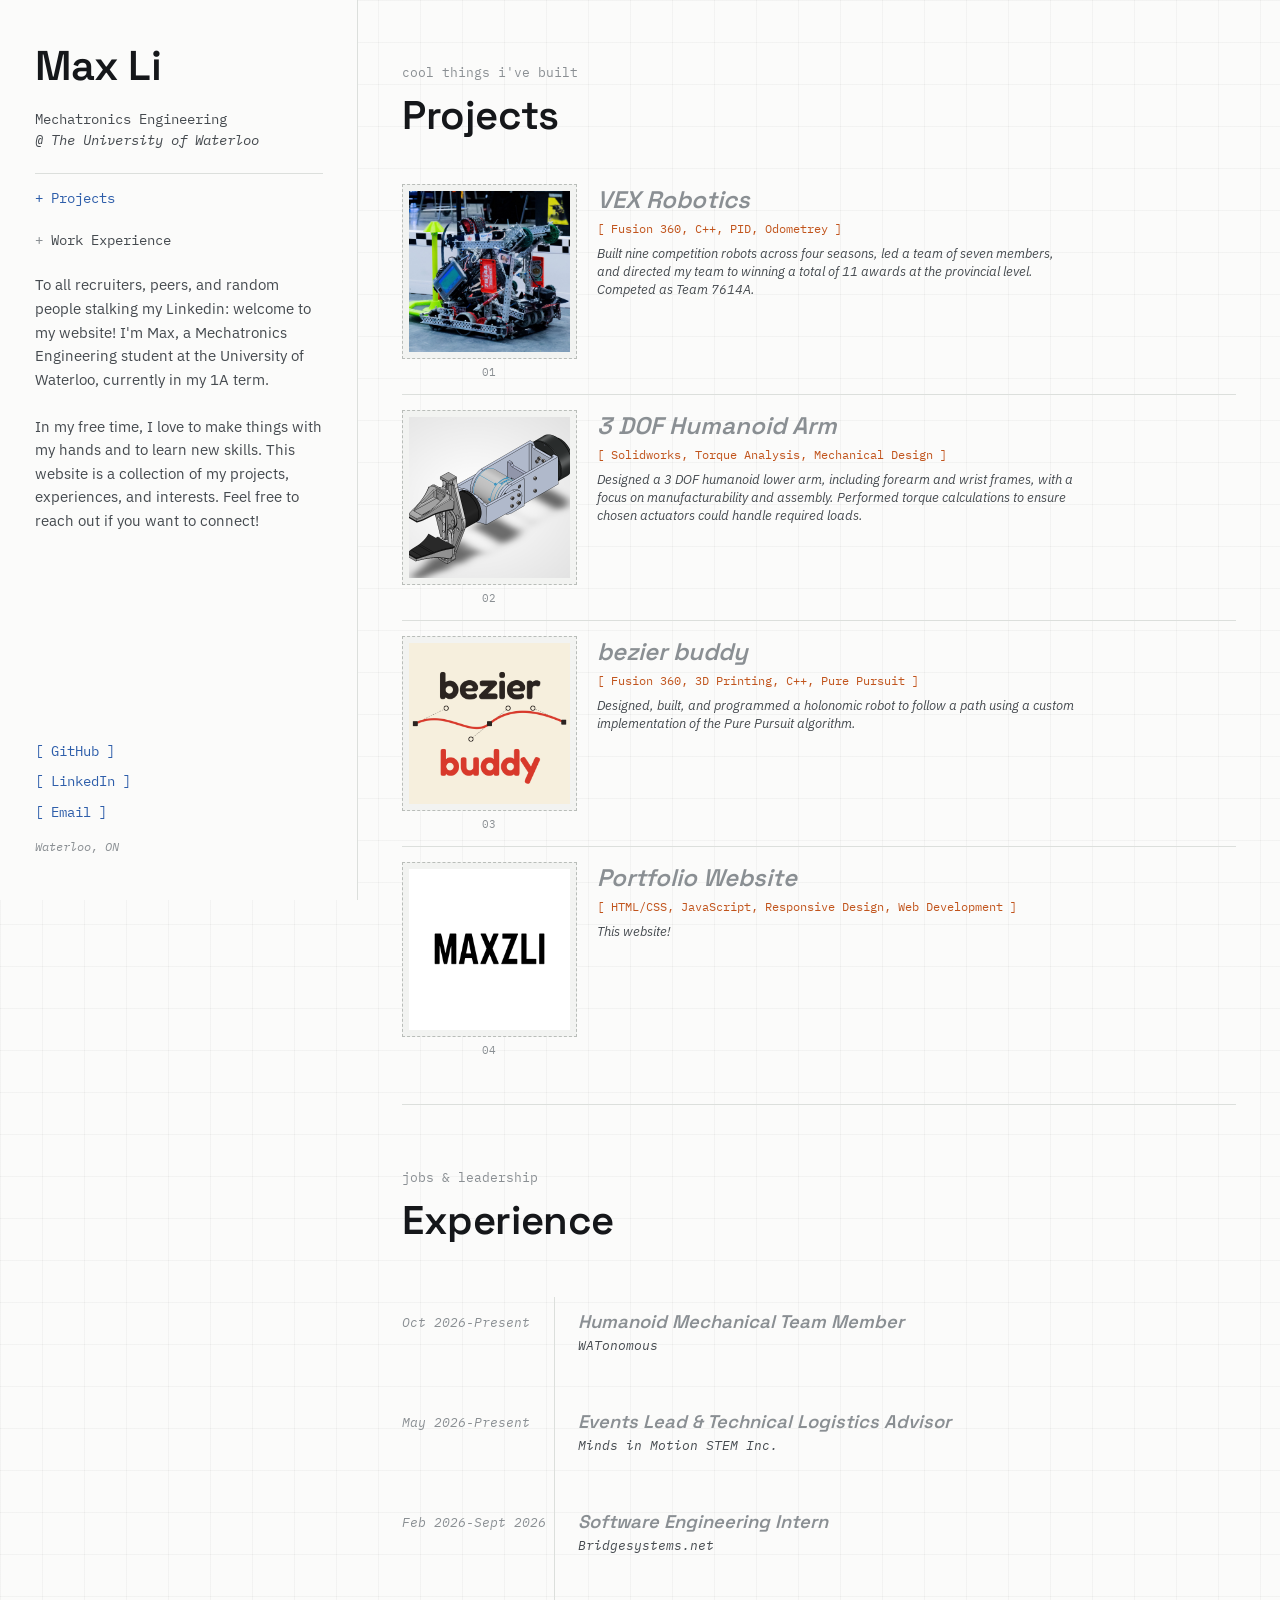
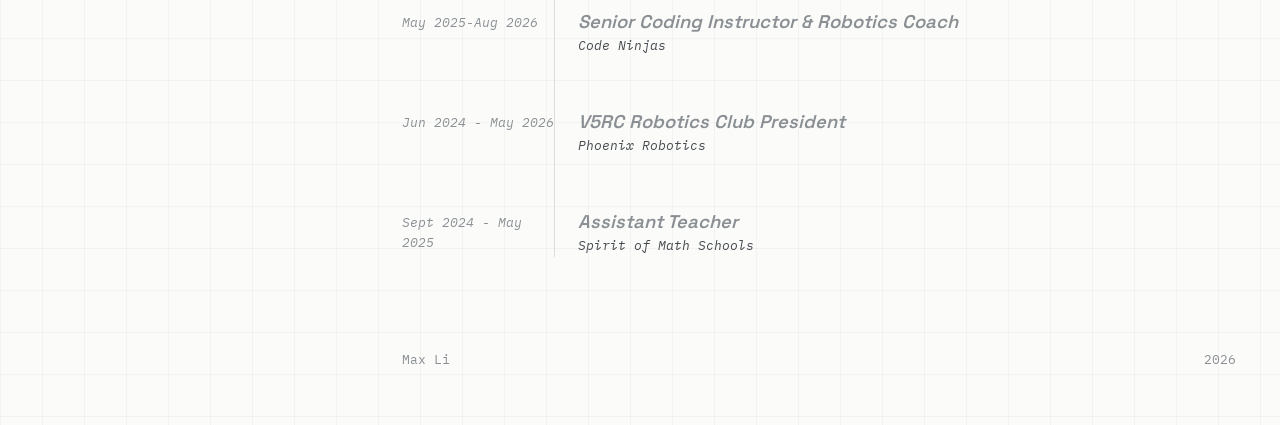
<file: index.html>
<!DOCTYPE html>
<html lang="en">
<head>
<meta charset="UTF-8">
<meta name="viewport" content="width=device-width, initial-scale=1">
<title>Max Li - Portfolio</title>
<meta name="description" content="Max Li - Mechatronics Engineering, University of Waterloo.">
<link rel="stylesheet" href="styles.css">
</head>
<body>
  <div class="layout">
    <!-- ============================= SIDEBAR ============================= -->
    <aside class="sidebar">
      <div class="sidebar-inner">

        <div class="sidebar-top">
          <h1 class="name">Max Li</h1>
          <p class="role">Mechatronics Engineering <br> <i>@ The University of Waterloo</i></p>

          <nav class="side-nav">
            <a href="#projects" data-target="projects">Projects</a>
            <a href="#experience" data-target="experience">Work Experience</a>
            <!-- <a href="#gallery" data-target="gallery">Gallery</a> -->
          </nav>

          <p class="about">
            To all recruiters, peers, and random people stalking my Linkedin: welcome to my website! I'm Max, a Mechatronics Engineering student at the University of Waterloo, currently in my 1A term.<br><br>In my free time, I love to make things with my hands and to learn new skills. This website is a collection of my projects, experiences, and interests. Feel free to reach out if you want to connect!
          </p>
        </div>

        <div class="sidebar-bottom">
          <div class="contact-list">
            <a class="tech-link" target="_blank" href="https://github.com/maxzli08" data-link="github.com/maxzli08">[ GitHub ]</a>
            <a class="tech-link" target="_blank" href="https://www.linkedin.com/in/maxizli/" data-link="linkedin.com/in/maxizli">[ LinkedIn ]</a> 
            <!-- <a class="tech-link" target="_blank" href="#">[ Resume ]</a> -->
            <a class="tech-link" target="_blank" href="mailto:maxi.zli640@gmail.com" data-link="maxi.zli640@gmail.com">[ Email ]</a> 
          </div>
          <p class="misc placeholder">Waterloo, ON</p>
        </div>

      </div>
    </aside>

    <!-- ============================= CONTENT ============================= -->
    <main class="content">

      <!-- ---------- Projects ---------- -->
      <section id="projects" class="content-section">
        <p class="section-eyebrow" data-reveal style="--i:0">cool things i've built</p>
        <h2 data-reveal style="--i:1">Projects</h2>
        <div class="home-projects" id="home-projects"></div>
      </section>
      <div id = "modal-content"></div>

      <!-- ---------- Work Experience ---------- -->
      <section id="experience" class="content-section">
        <p class="section-eyebrow" data-reveal style="--i:0">jobs & leadership</p>
        <h2 data-reveal style="--i:1">Experience</h2>

        <div class="timeline" id="work-experience-timeline"></div>
      </section>

      <footer class="site-footer">
        <span>Max Li</span>
        <span>2026</span>
      </footer>

    </main>
  </div>

  <!-- ============================= MODAL ============================= -->
  <div class="drawer-backdrop" id="drawer-backdrop"></div>
  <aside class="project-drawer" id="project-drawer" role="dialog" aria-modal="true" aria-hidden="true">
    <button class="modal-close" type="button" >✕</button>
    <div class="modal-content"></div>
  </aside>

  <!-- ============================= LIGHTBOX ============================= -->
  <dialog id="lightbox" class="lightbox" aria-label="Image viewer">
    <button class="modal-close lightbox-close" type="button" aria-label="Close image">✕</button>
    <button class="lightbox-nav prev" type="button" aria-label="Previous image" hidden>‹</button>
    <div class="lightbox-stage">
      <img class="lightbox-img" alt="">
      <p class="lightbox-caption" hidden></p>
    </div>
    <button class="lightbox-nav next" type="button" aria-label="Next image" hidden>›</button>
  </dialog>

  <script type="module"src="./scripts/content.js" ></script>
</body>
</html>
</file>
<file: styles.css>
@import url('https://fonts.googleapis.com/css2?family=Space+Grotesk:wght@500;600;700&family=IBM+Plex+Sans:wght@400;500&family=IBM+Plex+Mono:wght@400;500&display=swap');

:root {
  --bg: #fbfbfa;
  --bg-alt: #f2f3f1;
  --ink: #15171a;
  --ink-soft: #454a4f;
  --muted: #8a8f93;
  --line: #dcdfdc;
  --line-strong: #b9bdb9;
  --accent: #2e5eaa;
  --accent-warm: #c1541c;
  --sans: 'IBM Plex Sans', -apple-system, BlinkMacSystemFont, 'Segoe UI', sans-serif;
  --display: 'Space Grotesk', var(--sans);
  --mono: 'IBM Plex Mono', 'SFMono-Regular', Consolas, monospace;
  --sidebar-w: clamp(260px, 28vw, 380px);
  --edge: clamp(20px, 3.4vw, 56px);
}

* { box-sizing: border-box; }

html { scroll-behavior: smooth; }

@media (prefers-reduced-motion: reduce) {
  html { scroll-behavior: auto; }
  * { animation-duration: 0.001ms !important; transition-duration: 0.001ms !important; }
}

body {
  margin: 0;
  background-color: var(--bg);
  background-image:
    linear-gradient(to right, rgba(21, 23, 26, 0.035) 1px, transparent 1px),
    linear-gradient(to bottom, rgba(21, 23, 26, 0.035) 1px, transparent 1px);
  background-size: 42px 42px;
  color: var(--ink);
  font-family: var(--sans);
  font-size: 16px;
  line-height: 1.6;
  -webkit-font-smoothing: antialiased;
}

body.modal-open, body.lightbox-open { overflow: hidden; }

a { color: var(--ink); text-decoration: none; }
button { font-family: inherit; }

::selection { background: var(--accent); color: #fff; }

:focus-visible { outline: 2px solid var(--accent); outline-offset: 3px; }

/* -------------------------------------------------------------------------
   Fiducial marks
   ------------------------------------------------------------------------- */
.fiducial {
  position: fixed;
  width: 18px;
  height: 18px;
  pointer-events: none;
  z-index: 60;
  opacity: 0.55;
}
.fiducial::before, .fiducial::after { content: ""; position: absolute; background: var(--line-strong); }
.fiducial::before { width: 100%; height: 1px; top: 50%; left: 0; }
.fiducial::after   { width: 1px; height: 100%; left: 50%; top: 0; }
.fiducial.tl { top: 14px; left: 14px; }
.fiducial.tr { top: 14px; right: 14px; }
.fiducial.bl { bottom: 14px; left: 14px; }
.fiducial.br { bottom: 14px; right: 14px; }
@media (max-width: 860px) { .fiducial { display: none; } }

/* -------------------------------------------------------------------------
   Layout shell
   ------------------------------------------------------------------------- */
.layout {
  display: flex;
  align-items: flex-start;
  min-height: 100vh;
}

@media (max-width: 860px) {
  .layout { flex-direction: column; }
}

/* -------------------------------------------------------------------------
   Sidebar — fixed, ~30% on desktop; flows at the top on mobile
   ------------------------------------------------------------------------- */
.sidebar {
  position: fixed;
  top: 0;
  left: 0;
  width: var(--sidebar-w);
  height: 100vh;
  background: var(--bg);
  border-right: 1px solid var(--line);
  padding: var(--edge) calc(var(--edge) * 0.8);
  display: flex;
  flex-direction: column;
  justify-content: space-between;
  overflow-y: auto;
  z-index: 10;
}
.sidebar::-webkit-scrollbar { width: 6px; } 
.sidebar::-webkit-scrollbar-track { background: transparent; }
.sidebar::-webkit-scrollbar-thumb { background: var(--line); border-radius: 3px; } 
.sidebar:hover::-webkit-scrollbar-thumb { background: var(--line-strong); }
@supports not selector(::-webkit-scrollbar) {
  .sidebar { scrollbar-width: thin; scrollbar-color: var(--line) transparent; }
  .sidebar:hover { scrollbar-color: var(--line-strong) transparent; }
}

.sidebar-inner {
  display: flex;
  flex-direction: column;
  justify-content: space-between;
  min-height: 100%;
  gap: 32px;
}

.sidebar-top { display: flex; flex-direction: column; gap: 22px; }

.name {
  font-family: var(--display);
  font-weight: 600;
  font-size: clamp(2rem, 3.4vw, 2.6rem);
  line-height: 1.04;
  letter-spacing: -0.02em;
  margin: 0;
}

.role {
  margin: 0;
  font-family: var(--mono);
  font-size: 0.88rem;
  color: var(--ink-soft);
  line-height: 1.5;
}

.side-nav {
  display: flex;
  flex-direction: column;
  gap: 10px;
  font-family: var(--mono);
  font-size: 0.85rem;
  padding-top: 4px;
  border-top: 1px solid var(--line);
}

.side-nav a {
  color: var(--ink-soft);
  position: relative;
  padding: 10px 0 0;
  width: fit-content;
}

.side-nav a::before {
  content: "+ ";
  color: var(--muted);
  transition: all 0.2s ease;
}

.side-nav a:hover,
.side-nav a[aria-current="page"] { color: var(--accent); }

.side-nav a[aria-current="page"]::before { color: var(--accent);}

.about {
  font-size: 0.92rem;
  color: var(--ink-soft);
  margin: 0;
}

.sidebar-bottom { display: flex; flex-direction: column; gap: 12px; }

.contact-list {
  display: flex;
  flex-direction: column;
  gap: 8px;
}
.contact-list .tech-link {
  display: flex; 
  align-items: baseline; 
  width: fit-content; 
  max-width: 100%; 
  white-space: nowrap;
}

.contact-list .tech-link[data-link]::after {
  content: attr(data-link); 
  display: block;
  min-width: 0;
  max-width: 0; 
  margin-left: 0; 
  overflow: hidden; 
  text-overflow: ellipsis; 
  opacity: 0; 
  font-size: 12px; 
  color: var(--ink-soft); 
  transition: max-width 0.45s cubic-bezier(0.16, 0.8, 0.3, 1), margin-left 0.45s cubic-bezier(0.16, 0.8, 0.3, 1), opacity 0.3s ease; /* new: same easing curve as the rest of the site */
}

.contact-list .tech-link[data-link]:hover::after,
.contact-list .tech-link[data-link]:focus-visible::after {
  max-width: 26ch; 
  margin-left: 10px; 
  opacity: 1; 
}

.misc {
  font-family: var(--mono);
  font-size: 0.78rem;
  color: var(--muted);
  margin: 0;
}

@media (max-width: 860px) {
  .sidebar {
    position: static;
    width: 100%;
    height: auto;
    max-height: none;
    border-right: none;
    border-bottom: 1px solid var(--line);
    overflow-y: visible;
  }

  .sidebar-inner {
    min-height: 0;
    gap: 28px;
  }

  .contact-list {
    flex-direction: row;
    flex-wrap: wrap;
    gap: 8px 20px;
  }
}

/* -------------------------------------------------------------------------
   Content column
   ------------------------------------------------------------------------- */
.content {
  margin-left: var(--sidebar-w);
  width: calc(100% - var(--sidebar-w));
  padding: 0 var(--edge);
}

@media (max-width: 860px) {
  .content { margin-left: 0; width: 100%; }
}

.content-section {
  padding: clamp(30px, 7vh, 96px) 0 24px;
  border-bottom: 1px solid var(--line);
  scroll-margin-top: 28px;
}

.content-section:last-of-type { border-bottom: none; }

@media (max-width: 860px) {
  .content-section { padding: 48px 0 16px; scroll-margin-top: 16px; }
}

.section-eyebrow {
  font-family: var(--mono);
  font-size: 13px;
  color: var(--muted);
  margin: 0 0 0px;
}

.content-section h2 {
  font-family: var(--display);
  font-weight: 600;
  font-size: clamp(1.8rem, 3.6vw, 2.5rem);
  margin: 0 0 36px;
  letter-spacing: -0.01em;
}

/* -------------------------------------------------------------------------
   Scroll / load reveal
   ------------------------------------------------------------------------- */
[data-reveal] {
  opacity: 0;
  transform: translateY(22px);
  filter: blur(4px);
  transition:
    opacity 0.8s cubic-bezier(0.16, 0.8, 0.3, 1),
    transform 0.8s cubic-bezier(0.16, 0.8, 0.3, 1),
    filter 0.8s cubic-bezier(0.16, 0.8, 0.3, 1);
  transition-delay: calc(var(--i, 0) * 50ms);
}

[data-reveal].in-view {
  opacity: 1;
  transform: translateY(0);
  filter: blur(0);
}

/* -------------------------------------------------------------------------
   Shared bits: placeholders, tech-links, image frames
   ------------------------------------------------------------------------- */
.placeholder { color: var(--muted); font-style: italic; }

.tech-link {
  display: inline-block;
  font-family: var(--mono);
  font-size: 13.5px;
  color: var(--accent);
  border-bottom: 1px solid transparent;
  transition: border-color 0.2s ease;
}
.tech-link:hover, .tech-link:focus-visible { border-bottom-color: var(--accent); }

.image-frame {
  border: 1px dashed var(--line-strong);
  background: var(--bg-alt);
  aspect-ratio: 16 / 9;
  display: flex;
  align-items: center;
  justify-content: center;
  font-family: var(--mono);
  font-size: 13px;
  color: var(--muted);
  text-align: center;
  padding: 16px;
}

.image-gallery {
  display: grid;
  grid-template-columns: repeat(2, 1fr);
  gap: 14px;
  margin: 28px 0;
}

@media (max-width: 640px) {
  .image-gallery { grid-template-columns: 1fr; }
}

/* -------------------------------------------------------------------------
   Projects
   ------------------------------------------------------------------------- */
.home-projects { display: flex; flex-direction: column; padding-bottom: 8px; }

.home-project {
  display: grid;
  grid-template-columns: 175px 1fr;
  gap: 20px;
  padding: 15px 0;
  border-top: 1px solid var(--line);
  background: none;
  border-left: none;
  border-right: none;
  border-bottom: none;
  text-align: left;
  width: 100%;
  cursor: pointer;
  color: inherit;
}

.home-project:first-child { border-top: none; padding-top: 0; }

.thumb { display: flex; flex-direction: column; gap: 6px; }
.thumb .image-frame { aspect-ratio: 1 / 1; max-width: 100%; max-height: 100%; font: 10px; padding: 6px; }
.thumb .num { font-family: var(--mono); font-size: 11px; color: var(--muted); text-align: center; transition: color 0.2s ease; }

.home-project h3 {
  font-family: var(--display);
  font-size: 1.5rem;
  font-weight: 600;
  margin: 0 0 6px;
  transition: color 0.2s ease;
}

.home-project .tags {
  font-family: var(--mono);
  font-size: 12px;
  color: var(--accent-warm);
  margin: 0 0 8px;
}

.home-project-text p:not(.tags) { margin: 0; color: var(--ink-soft); max-width: 60ch; }

.home-project:hover h3, .home-project:focus-visible h3 { color: var(--accent); }
.home-project:hover .num, .home-project:focus-visible .num { color: var(--accent); }

@media (max-width: 860px) {
  .home-project { grid-template-columns: 1fr; gap: 10px; }
  .thumb { flex-direction: row; align-items: center; gap: 10px; }
  .thumb .image-frame { width: 48px; aspect-ratio: 1/1; flex-shrink: 0; }
}

@media (min-width: 1825px) {
  .home-projects {
    display: grid;
    grid-template-columns: 1fr 1fr;
    column-gap: 40px;
    row-gap: 0;
  }

  .home-project {
    border-top: 1px solid var(--line);
    padding: 24px 0;
  }
  .home-project:first-child,
  .home-project:nth-child(2) {
    border-top: none;
    padding-top: 0;
  }
}

/* -------------------------------------------------------------------------
   Experience timeline
   ------------------------------------------------------------------------- */
.timeline { position: relative; padding-bottom: 8px; }

.timeline::before {
  content: "";
  position: absolute;
  left: 152px;
  top: 8px;
  bottom: 40px;
  width: 1px;
  background: var(--line);
}

.timeline-entry {
  display: grid;
  grid-template-columns: 152px 1fr;
  padding: 20px 0;
  position: relative;
}

.timeline-entry .when {
  font-family: var(--mono);
  font-size: 13px;
  color: var(--muted);
  padding-top: 4px;
  position: relative;
}

.timeline-entry .body {
  padding-left: 24px;
  background: none;
  border: none;
  text-align: left; 
  width: 100%; 
  /* cursor: pointer; */
  color: inherit; 
  font-family: inherit; 
}
.timeline-entry h3 { font-family: var(--display); font-size: 1.15rem; font-weight: 600; margin: 0 0 4px; display: flex; align-items: center; gap: 10px; } /* changed: added display:flex + gap to sit the toggle-icon next to the title */
.timeline-entry .org { font-family: var(--mono); font-size: 13px; color: var(--ink-soft); margin: 0 0 14px; }
.timeline-entry ul { margin: 0; padding-left: 18px; color: var(--ink-soft); }
.timeline-entry li { margin-bottom: 6px; max-width: 58ch; }

/* .timeline-toggle:hover h3,
.timeline-toggle:focus-visible h3 { color: var(--accent); } */
.timeline-details {
  grid-column: 1 / -1; 
  overflow: hidden;
  max-height: 0; 
  opacity: 0; 
  visibility: hidden; 
  transition: max-height 0.45s cubic-bezier(0.16, 0.8, 0.3, 1), opacity 0.3s ease, visibility 0s linear 0.45s; 
}

.timeline-entry.expanded .timeline-details {
  opacity: 1; 
  visibility: visible; 
  transition: max-height 0.45s cubic-bezier(0.16, 0.8, 0.3, 1), opacity 0.3s ease, visibility 0s; 
}

.timeline-details-inner {
  padding: 4px 0 20px 176px;
}
.timeline-details-inner p { margin: 0 0 16px; max-width: 58ch; color: var(--ink-soft); } 

.timeline-images {
  display: grid; 
  grid-template-columns: repeat(3, 1fr); 
  gap: 12px; 
  max-width: 58ch; 
} 

.timeline-images .image-frame { aspect-ratio: 4 / 3; font-size: 11px; } 

@media (max-width: 860px) {
  .timeline::before { left: 6px; }
  .timeline-entry { grid-template-columns: 1fr; gap: 6px; }
  .timeline-entry .when { text-align: left; }
  .timeline-entry .when::after { left: -1px; right: auto; top: 8px; }
  .timeline-entry .body { padding-left: 20px; border-left: 1px solid var(--line); }
  .timeline-details-inner { padding: 4px 0 20px 20px; } 
  .timeline-images { grid-template-columns: repeat(2, 1fr); } 
}

/* -------------------------------------------------------------------------
   Gallery
   ------------------------------------------------------------------------- */
.gallery-grid {
  display: grid;
  grid-template-columns: repeat(auto-fill, minmax(180px, 1fr));
  gap: 16px;
  padding-bottom: 16px;
}

@media (max-width: 480px) {
  .gallery-grid { grid-template-columns: repeat(2, 1fr); }
}

.gallery-item {
  background: none;
  border: none;
  padding: 0;
  cursor: pointer;
}

.gallery-item .image-frame { aspect-ratio: 1 / 1; transition: border-color 0.2s ease, color 0.2s ease; }
.gallery-item:hover .image-frame, .gallery-item:focus-visible .image-frame {
  border-color: var(--accent);
  color: var(--accent);
}

/* -------------------------------------------------------------------------
   Project modal
   ------------------------------------------------------------------------- */

@keyframes modal-in {
  from { opacity: 0; transform: translateY(12px) scale(0.98); }
  to   { opacity: 1; transform: translateY(0) scale(1); }
}

.modal-content {
  padding: 48px;
  overflow-y: auto;
  max-height: 100%;
}

.modal-content .eyebrow { font-family: var(--mono); font-size: 13px; color: var(--muted); margin: 0 0 10px; }

.modal-content h2 {
  font-family: var(--display);
  font-weight: 600;
  font-size: clamp(1.6rem, 3.4vw, 2.1rem);
  margin: 0 0 16px;
}
.project-meta {
  display: flex;
  flex-wrap: wrap;
  gap: 4px 0; 
  font-family: var(--mono);
  font-size: 13px;
  color: var(--ink-soft);
  margin: 0 0 18px;
}
.project-meta span::before { content: attr(data-label); color: var(--muted); margin-right: 6px; }
.project-meta span[data-label=""]::before { display: none; } 
.project-meta span:not(:last-child)::after { content: "·"; margin: 0 10px; color: var(--muted); } 

.project-links { display: flex; gap: 22px; margin-bottom: 8px; }
.project-tags {
  margin: 12px 0 0;
  font-family: var(--mono);
  font-size: 0.72rem;
  line-height: 1.5;
  color: var(--ink-soft);
}
.project-tags span:not(:last-child)::after { content: "·"; margin: 0 10px; color: var(--muted); }

.modal-toc {
  display: grid;
  grid-template-columns: auto 1fr;
  column-gap: 16px; 
  align-items: baseline;
  margin: 14px 0 0;
  font-family: var(--mono);
  font-size: 0.72rem;
  line-height: 1.5;
}
.modal-toc-label { color: var(--muted); }
.modal-toc-links {
  display: flex;
  flex-wrap: wrap;
  row-gap: 4px;
  min-width: 0;
}
.modal-toc-sep {
  margin: 0 12px;
  color: var(--muted);
}
.modal-toc a {
  color: var(--ink-soft);
  border-bottom: 1px solid transparent;
  transition: color 0.2s ease, border-color 0.2s ease;
}
.modal-toc a:hover,
.modal-toc a:focus-visible { color: var(--accent); border-bottom-color: var(--accent); }
.hero-figure {
  margin: 32px 0; 
  display: flex;
  flex-direction: column;
  gap: 10px;
}

.modal-content .image-frame.hero-image {
  margin: 0; 
  width: 100%;
  max-height: 55vh;
  object-fit: cover;
  padding: 0;
}

.hero-figure figcaption { 
  font-family: var(--mono);
  font-size: 0.8rem;
  color: var(--ink-soft);
  text-align: center;
}
.block-figure {
  margin: 0 0 16px;
  display: flex;
  flex-direction: column;
  gap: 8px;
}

.block-figure.full { width: 100%; }
.block-figure.half { width: 50%; margin-left: auto; margin-right: auto; }
.block-figure.third { width: 33%; margin-left: auto; margin-right: auto; }

.block-figure .image-frame {
  width: 100%;
  padding: 0;
  object-fit: cover;
  max-height: 55vh;
}

.block-figure figcaption {
  font-family: var(--mono);
  font-size: 0.8rem;
  color: var(--ink-soft);
  text-align: center;
}
.modal-content iframe.image-frame.is-embed {
  display: block;
  width: 100%;
  padding: 0;
  border: 0;
  background: #000;
  max-height: 55vh;
}
.block-images {
  display: grid;
  grid-template-columns: repeat(var(--cols, 2), 1fr);
  gap: 14px;
  margin: 0 0 16px;
}

.block-images .block-figure { margin: 0; }

.block-list {
  margin: 0 0 12px;
  padding-left: 18px;
  color: var(--ink-soft);
}
.block-list li { margin-bottom: 6px; }

.collapsible-list { margin: 0 0 12px; }
.collapsible-list .block-list { margin: 0; }
.list-more {
  overflow: hidden;
  max-height: 0;
  opacity: 0;
  visibility: hidden; 
  transition: max-height 0.45s cubic-bezier(0.16, 0.8, 0.3, 1), opacity 0.3s ease, visibility 0s linear 0.45s;
}
.collapsible-list.expanded .list-more {
  opacity: 1;
  visibility: visible;
  transition: max-height 0.45s cubic-bezier(0.16, 0.8, 0.3, 1), opacity 0.3s ease, visibility 0s;
}
.list-toggle {
  display: inline-block;
  margin-top: 2px;
  padding: 0;
  background: none;
  border: none;
  border-bottom: 1px solid transparent;
  font-family: var(--mono);
  font-size: 13.5px;
  color: var(--accent);
  cursor: pointer;
  transition: border-color 0.2s ease;
}
.list-toggle:hover, .list-toggle:focus-visible { border-bottom-color: var(--accent); }

img.zoomable { cursor: zoom-in; transition: filter 0.2s ease; }
img.zoomable:hover { filter: brightness(0.94); }

@media (max-width: 640px) {
  .block-images { grid-template-columns: 1fr; } 
  .block-figure.half, .block-figure.third { width: 100%; }
}
.modal-content section { padding: 24px 0; border-top: 1px solid var(--line); }
.modal-content section:first-of-type { border-top: none; }
.modal-content h3 { font-family: var(--display); font-size: 1.15rem; font-weight: 600; margin: 0 0 12px; }
.modal-content p { margin: 0 0 12px; color: var(--ink-soft); }

.modal-close {
  position: sticky;
  top: 16px;
  float: right;
  margin: 16px 16px 0 0;
  width: 32px;
  height: 32px;
  border: 1px solid var(--line);
  background: var(--bg);
  color: var(--ink-soft);
  font-family: var(--mono);
  cursor: pointer;
  z-index: 2;
}
.modal-close:hover { border-color: var(--accent); color: var(--accent); }

.drawer-backdrop {
  position: fixed;
  inset: 0;
  background: rgba(21, 23, 26, 0.35);
  backdrop-filter: blur(2px);
  opacity: 0;
  pointer-events: none;
  transition: opacity 0.35s ease;
  z-index: 65;
}

.drawer-backdrop.open {
  opacity: 1;
  pointer-events: auto;
}

.project-drawer {
  position: fixed;
  top: 0;
  right: 0;
  height: 100vh;
  width: 50vw;
  background: var(--bg);
  border-left: 1px solid var(--line);
  box-shadow: -24px 0 60px rgba(21, 23, 26, 0.14);
  transform: translateX(100%);
  transition: transform 0.4s cubic-bezier(0.16, 0.8, 0.3, 1);
  overflow-y: auto;
  visibility: hidden;
  z-index: 70;
}

.project-drawer.open {
  transform: translateX(0);
  visibility: visible;
}

@media (max-width: 640px) {
  .project-drawer { width: 100vw; border-left: none; }
  .modal-content { padding: 28px 20px; }
}

/* -------------------------------------------------------------------------
   Lightbox — full-screen image viewer (see lightbox.js)
   ------------------------------------------------------------------------- */
@keyframes lightbox-in {
  from { opacity: 0; }
  to   { opacity: 1; }
}

.lightbox {
  position: fixed;
  inset: 0;
  width: 100vw;
  height: 100vh;
  max-width: none;
  max-height: none;
  margin: 0;
  padding: 0;
  border: none;
  background: rgba(21, 23, 26, 0.9);
  backdrop-filter: blur(3px);
  color: #fff;
  overflow: hidden;
}

.lightbox[open] {
  display: flex;
  align-items: center;
  justify-content: center;
  animation: lightbox-in 0.25s ease;
}

.lightbox-stage {
  display: flex;
  flex-direction: column;
  align-items: center;
  gap: 14px;
  max-width: 92vw;
  padding: 0 56px;
}

.lightbox-img {
  display: block;
  max-width: 100%;
  max-height: 80vh;
  object-fit: contain;
  background: var(--bg);
  box-shadow: 0 24px 60px rgba(0, 0, 0, 0.35);
}

.lightbox-caption {
  margin: 0;
  max-width: 70ch;
  font-family: var(--mono);
  font-size: 0.85rem;
  text-align: center;
  color: rgba(255, 255, 255, 0.85);
}

.lightbox .modal-close,
.lightbox-nav {
  position: fixed;
  float: none;
  width: 40px;
  height: 40px;
  margin: 0;
  border: 1px solid rgba(255, 255, 255, 0.35);
  background: rgba(21, 23, 26, 0.4);
  color: #fff;
  font-size: 18px;
  cursor: pointer;
  z-index: 2;
}
.lightbox .modal-close { top: 16px; right: 16px; }
.lightbox-nav { top: 50%; transform: translateY(-50%); }
.lightbox-nav.prev { left: 16px; }
.lightbox-nav.next { right: 16px; }
.lightbox .modal-close:hover,
.lightbox .modal-close:focus-visible,
.lightbox-nav:hover,
.lightbox-nav:focus-visible { background: var(--bg); border-color: var(--bg); color: var(--ink); }

@media (max-width: 640px) {
  .lightbox-stage { padding: 0 8px; max-width: 100vw; }
  .lightbox-img { max-height: 70vh; }
  .lightbox-nav { top: auto; bottom: 20px; transform: none; width: 44px; height: 44px; }
  .lightbox-nav.prev { left: 20px; }
  .lightbox-nav.next { right: 20px; }
}

/* -------------------------------------------------------------------------
   Footer
   ------------------------------------------------------------------------- */
.site-footer {
  display: flex;
  justify-content: space-between;
  gap: 10px;
  flex-wrap: wrap;
  padding: 28px 0 56px;
  font-family: var(--mono);
  font-size: 12.5px;
  color: var(--muted);
}
</file>
